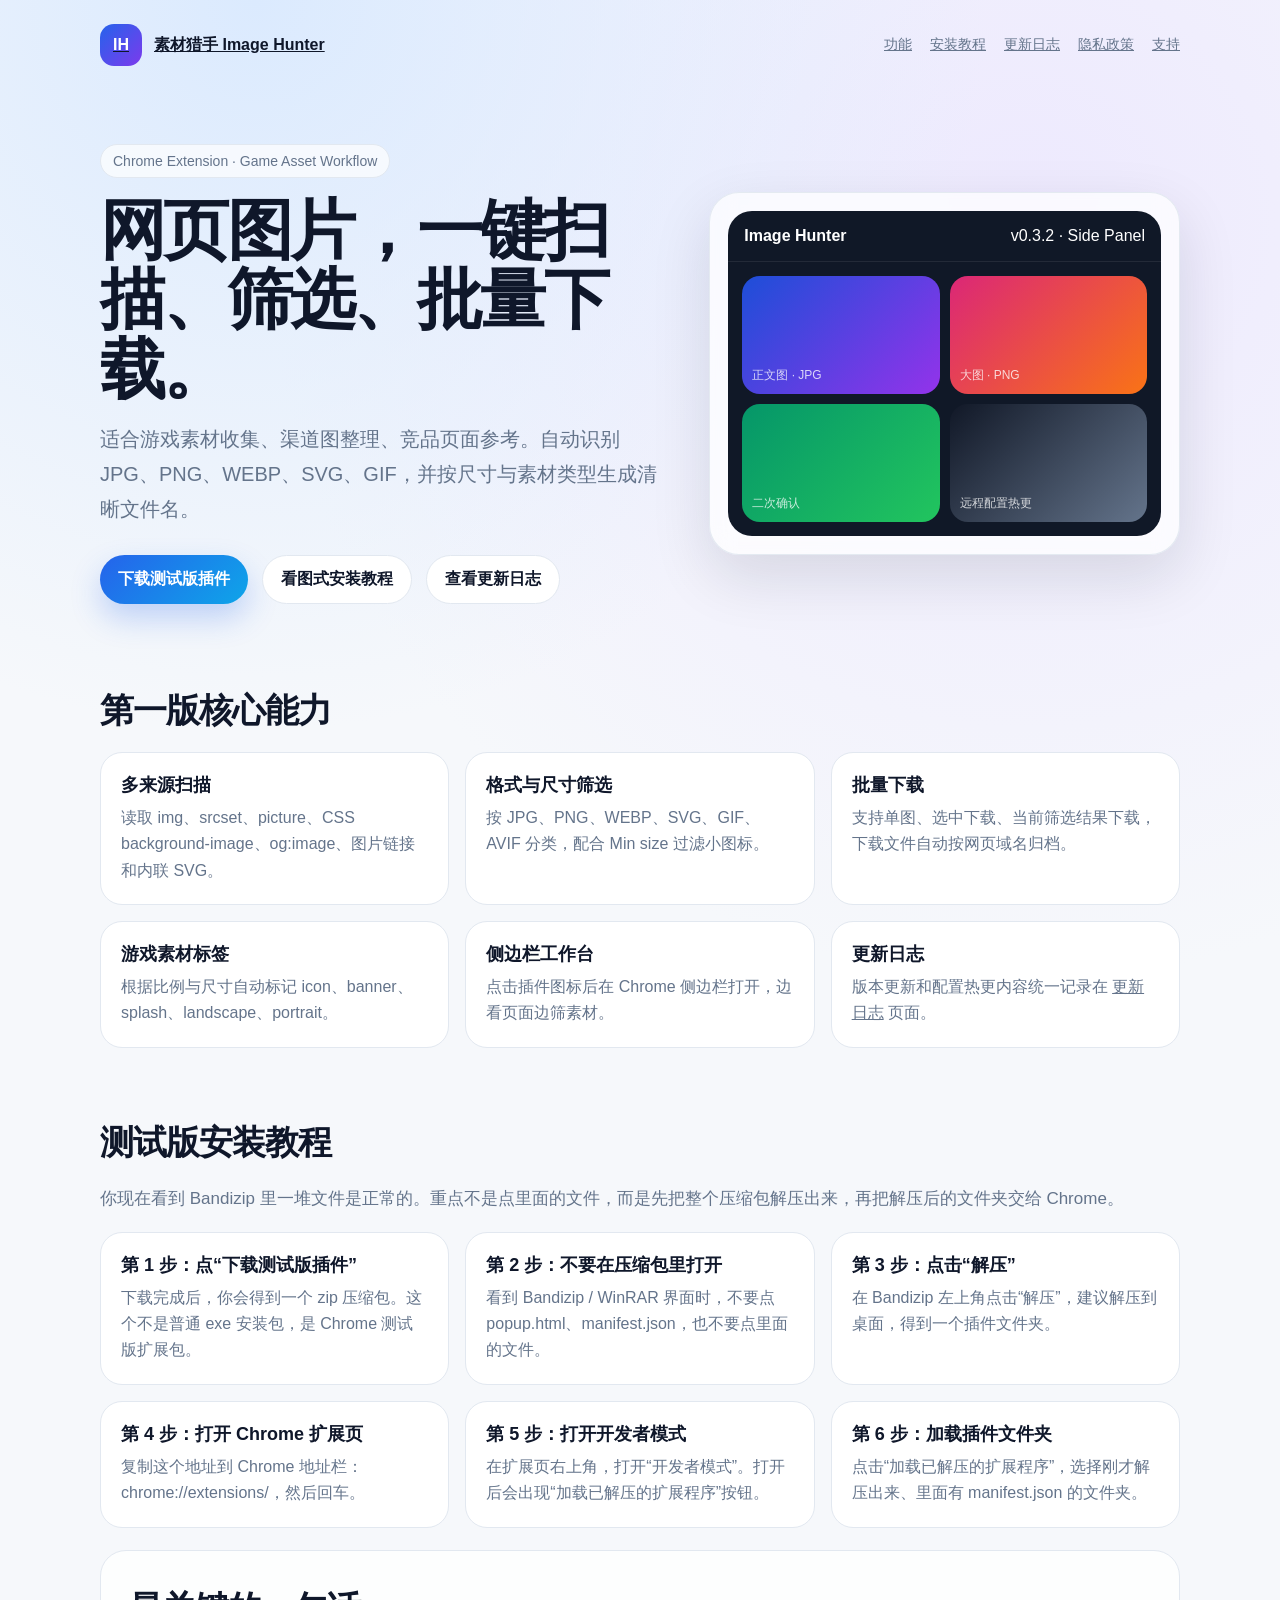
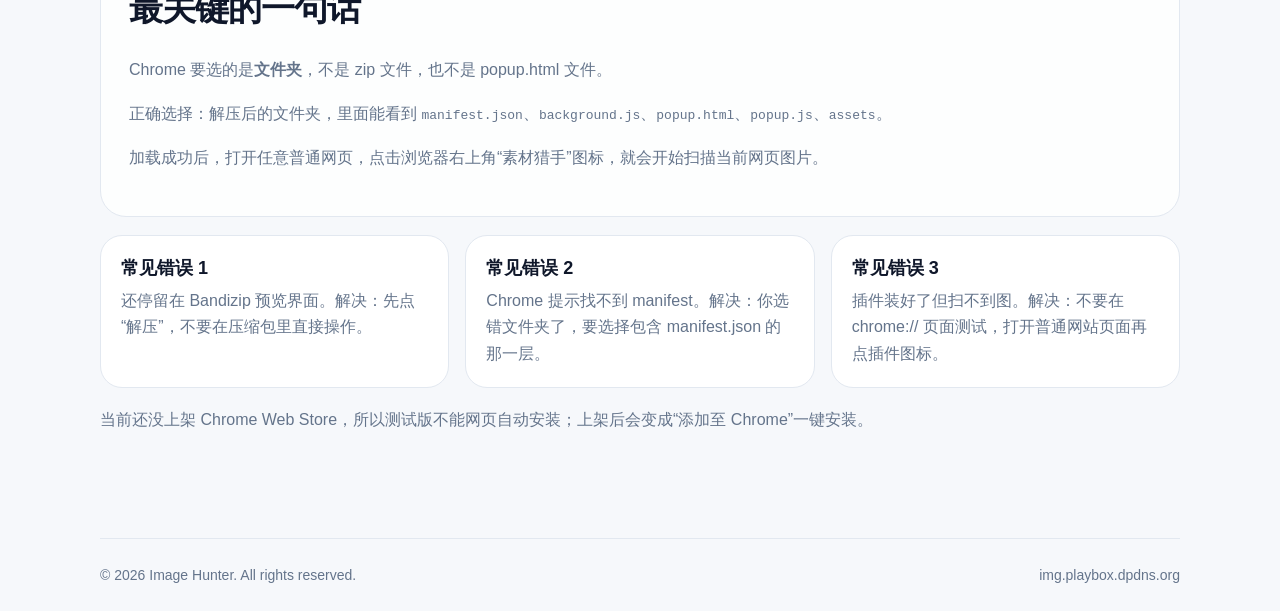
<file: index.html>
<!doctype html>
<html lang="zh-CN">
<head>
  <meta charset="utf-8" />
  <meta name="viewport" content="width=device-width, initial-scale=1" />
  <title>素材猎手 Image Hunter - 网页图片批量下载器</title>
  <meta name="description" content="素材猎手 Image Hunter，一键扫描网页图片，按格式、尺寸和素材类型筛选，批量下载并自动命名。" />
  <link rel="stylesheet" href="./assets/site.css" />
</head>
<body>
  <div class="wrap">
    <nav class="nav">
      <a class="logo" href="/" aria-label="素材猎手首页"><span class="logo-mark">IH</span><span>素材猎手 Image Hunter</span></a>
      <div class="nav-links">
        <a href="#features">功能</a>
        <a href="#install">安装教程</a>
        <a href="/changelog">更新日志</a>
        <a href="/privacy">隐私政策</a>
        <a href="/support">支持</a>
      </div>
    </nav>

    <section class="hero">
      <div>
        <span class="badge">Chrome Extension · Game Asset Workflow</span>
        <h1>网页图片，一键扫描、筛选、批量下载。</h1>
        <p class="lead">适合游戏素材收集、渠道图整理、竞品页面参考。自动识别 JPG、PNG、WEBP、SVG、GIF，并按尺寸与素材类型生成清晰文件名。</p>
        <div class="actions">
          <a class="btn primary" href="https://github.com/wangmiao033/img.playbox.dpdns.org/archive/refs/heads/plugin.zip">下载测试版插件</a>
          <a class="btn secondary" href="#install">看图式安装教程</a>
          <a class="btn secondary" href="/changelog">查看更新日志</a>
        </div>
      </div>
      <div class="product-card">
        <div class="mock" aria-hidden="true">
          <div class="mock-top"><strong>Image Hunter</strong><span>v0.3.2 · Side Panel</span></div>
          <div class="mock-grid">
            <div class="tile" data-size="正文图 · JPG"></div>
            <div class="tile" data-size="大图 · PNG"></div>
            <div class="tile" data-size="二次确认"></div>
            <div class="tile" data-size="远程配置热更"></div>
          </div>
        </div>
      </div>
    </section>

    <section id="features" class="section">
      <h2>第一版核心能力</h2>
      <div class="grid">
        <article class="card"><h3>多来源扫描</h3><p>读取 img、srcset、picture、CSS background-image、og:image、图片链接和内联 SVG。</p></article>
        <article class="card"><h3>格式与尺寸筛选</h3><p>按 JPG、PNG、WEBP、SVG、GIF、AVIF 分类，配合 Min size 过滤小图标。</p></article>
        <article class="card"><h3>批量下载</h3><p>支持单图、选中下载、当前筛选结果下载，下载文件自动按网页域名归档。</p></article>
        <article class="card"><h3>游戏素材标签</h3><p>根据比例与尺寸自动标记 icon、banner、splash、landscape、portrait。</p></article>
        <article class="card"><h3>侧边栏工作台</h3><p>点击插件图标后在 Chrome 侧边栏打开，边看页面边筛素材。</p></article>
        <article class="card"><h3>更新日志</h3><p>版本更新和配置热更内容统一记录在 <a href="/changelog">更新日志</a> 页面。</p></article>
      </div>
    </section>

    <section id="install" class="section">
      <h2>测试版安装教程</h2>
      <p class="lead" style="font-size:17px;margin-bottom:18px;">你现在看到 Bandizip 里一堆文件是正常的。重点不是点里面的文件，而是先把整个压缩包解压出来，再把解压后的文件夹交给 Chrome。</p>

      <div class="grid">
        <article class="card"><h3>第 1 步：点“下载测试版插件”</h3><p>下载完成后，你会得到一个 zip 压缩包。这个不是普通 exe 安装包，是 Chrome 测试版扩展包。</p></article>
        <article class="card"><h3>第 2 步：不要在压缩包里打开</h3><p>看到 Bandizip / WinRAR 界面时，不要点 popup.html、manifest.json，也不要点里面的文件。</p></article>
        <article class="card"><h3>第 3 步：点击“解压”</h3><p>在 Bandizip 左上角点击“解压”，建议解压到桌面，得到一个插件文件夹。</p></article>
        <article class="card"><h3>第 4 步：打开 Chrome 扩展页</h3><p>复制这个地址到 Chrome 地址栏：chrome://extensions/，然后回车。</p></article>
        <article class="card"><h3>第 5 步：打开开发者模式</h3><p>在扩展页右上角，打开“开发者模式”。打开后会出现“加载已解压的扩展程序”按钮。</p></article>
        <article class="card"><h3>第 6 步：加载插件文件夹</h3><p>点击“加载已解压的扩展程序”，选择刚才解压出来、里面有 manifest.json 的文件夹。</p></article>
      </div>

      <div class="doc" style="margin-top:22px;">
        <h2 style="margin-top:0;">最关键的一句话</h2>
        <p>Chrome 要选的是<strong>文件夹</strong>，不是 zip 文件，也不是 popup.html 文件。</p>
        <p>正确选择：解压后的文件夹，里面能看到 <code>manifest.json</code>、<code>background.js</code>、<code>popup.html</code>、<code>popup.js</code>、<code>assets</code>。</p>
        <p>加载成功后，打开任意普通网页，点击浏览器右上角“素材猎手”图标，就会开始扫描当前网页图片。</p>
      </div>

      <div class="grid" style="margin-top:18px;">
        <article class="card"><h3>常见错误 1</h3><p>还停留在 Bandizip 预览界面。解决：先点“解压”，不要在压缩包里直接操作。</p></article>
        <article class="card"><h3>常见错误 2</h3><p>Chrome 提示找不到 manifest。解决：你选错文件夹了，要选择包含 manifest.json 的那一层。</p></article>
        <article class="card"><h3>常见错误 3</h3><p>插件装好了但扫不到图。解决：不要在 chrome:// 页面测试，打开普通网站页面再点插件图标。</p></article>
      </div>

      <p class="lead" style="font-size:16px;margin-top:18px;">当前还没上架 Chrome Web Store，所以测试版不能网页自动安装；上架后会变成“添加至 Chrome”一键安装。</p>
    </section>

    <footer class="footer">
      <span>© 2026 Image Hunter. All rights reserved.</span>
      <span>img.playbox.dpdns.org</span>
    </footer>
  </div>
</body>
</html>
</file>
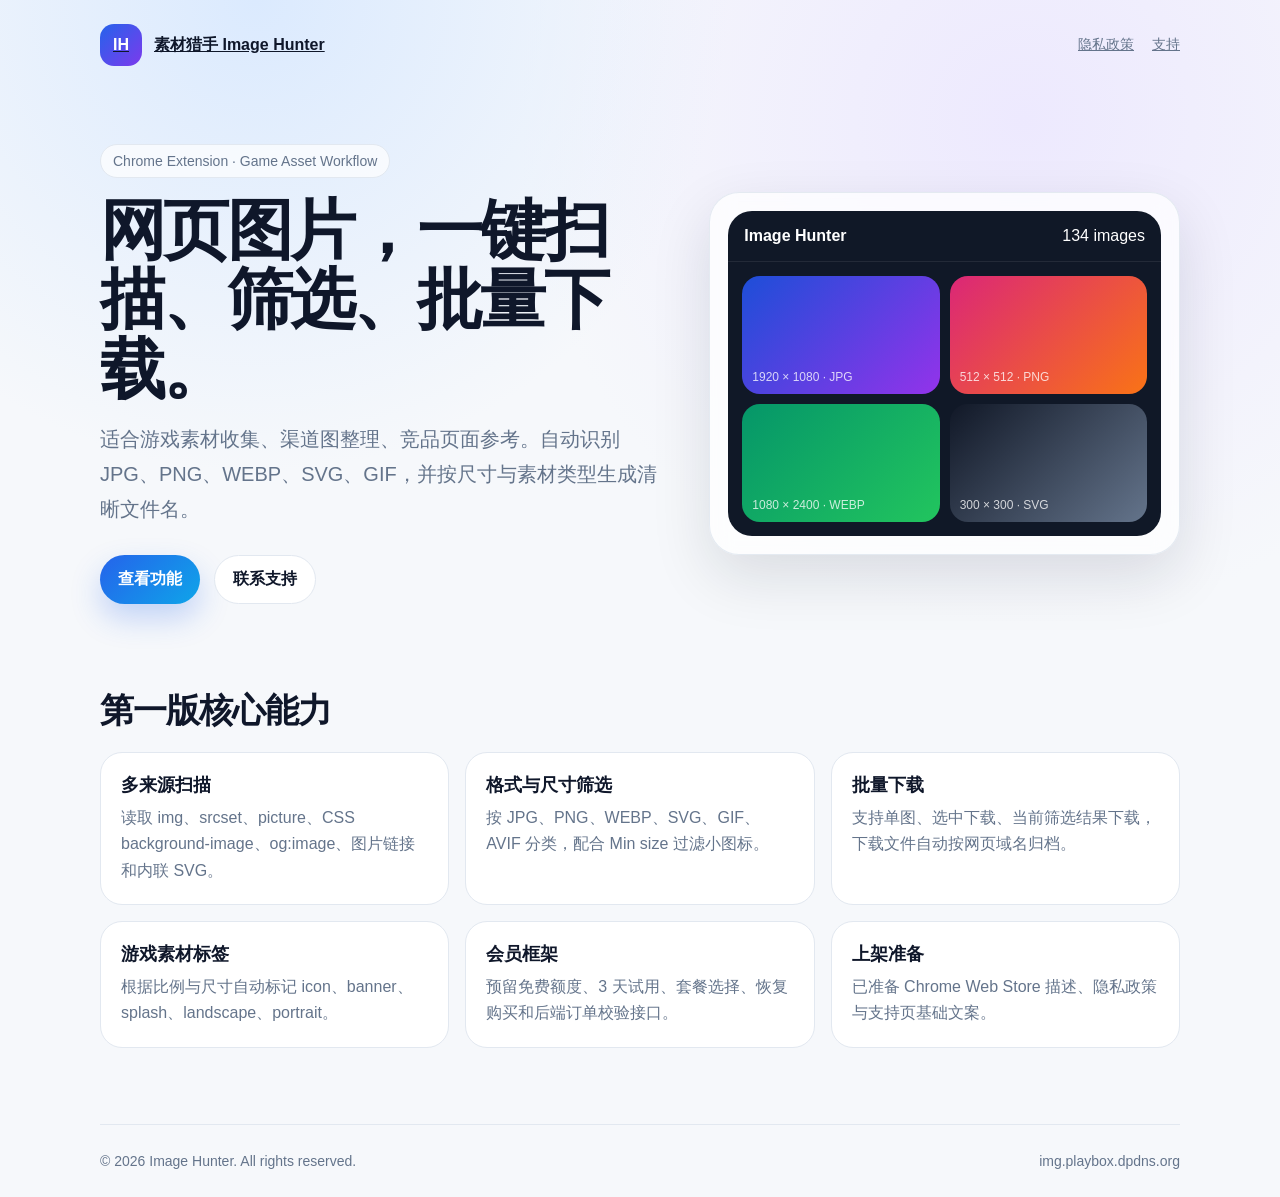
<file: site/index.html>
<!doctype html>
<html lang="zh-CN">
<head>
  <meta charset="utf-8" />
  <meta name="viewport" content="width=device-width, initial-scale=1" />
  <title>素材猎手 Image Hunter - 网页图片批量下载器</title>
  <meta name="description" content="素材猎手 Image Hunter，一键扫描网页图片，按格式、尺寸和素材类型筛选，批量下载并自动命名。" />
  <link rel="stylesheet" href="./assets/site.css" />
</head>
<body>
  <div class="wrap">
    <nav class="nav">
      <a class="logo" href="/" aria-label="素材猎手首页"><span class="logo-mark">IH</span><span>素材猎手 Image Hunter</span></a>
      <div class="nav-links">
        <a href="/privacy">隐私政策</a>
        <a href="/support">支持</a>
      </div>
    </nav>

    <section class="hero">
      <div>
        <span class="badge">Chrome Extension · Game Asset Workflow</span>
        <h1>网页图片，一键扫描、筛选、批量下载。</h1>
        <p class="lead">适合游戏素材收集、渠道图整理、竞品页面参考。自动识别 JPG、PNG、WEBP、SVG、GIF，并按尺寸与素材类型生成清晰文件名。</p>
        <div class="actions">
          <a class="btn primary" href="#features">查看功能</a>
          <a class="btn secondary" href="/support">联系支持</a>
        </div>
      </div>
      <div class="product-card">
        <div class="mock" aria-hidden="true">
          <div class="mock-top"><strong>Image Hunter</strong><span>134 images</span></div>
          <div class="mock-grid">
            <div class="tile" data-size="1920 × 1080 · JPG"></div>
            <div class="tile" data-size="512 × 512 · PNG"></div>
            <div class="tile" data-size="1080 × 2400 · WEBP"></div>
            <div class="tile" data-size="300 × 300 · SVG"></div>
          </div>
        </div>
      </div>
    </section>

    <section id="features" class="section">
      <h2>第一版核心能力</h2>
      <div class="grid">
        <article class="card"><h3>多来源扫描</h3><p>读取 img、srcset、picture、CSS background-image、og:image、图片链接和内联 SVG。</p></article>
        <article class="card"><h3>格式与尺寸筛选</h3><p>按 JPG、PNG、WEBP、SVG、GIF、AVIF 分类，配合 Min size 过滤小图标。</p></article>
        <article class="card"><h3>批量下载</h3><p>支持单图、选中下载、当前筛选结果下载，下载文件自动按网页域名归档。</p></article>
        <article class="card"><h3>游戏素材标签</h3><p>根据比例与尺寸自动标记 icon、banner、splash、landscape、portrait。</p></article>
        <article class="card"><h3>会员框架</h3><p>预留免费额度、3 天试用、套餐选择、恢复购买和后端订单校验接口。</p></article>
        <article class="card"><h3>上架准备</h3><p>已准备 Chrome Web Store 描述、隐私政策与支持页基础文案。</p></article>
      </div>
    </section>

    <footer class="footer">
      <span>© 2026 Image Hunter. All rights reserved.</span>
      <span>img.playbox.dpdns.org</span>
    </footer>
  </div>
</body>
</html>
</file>
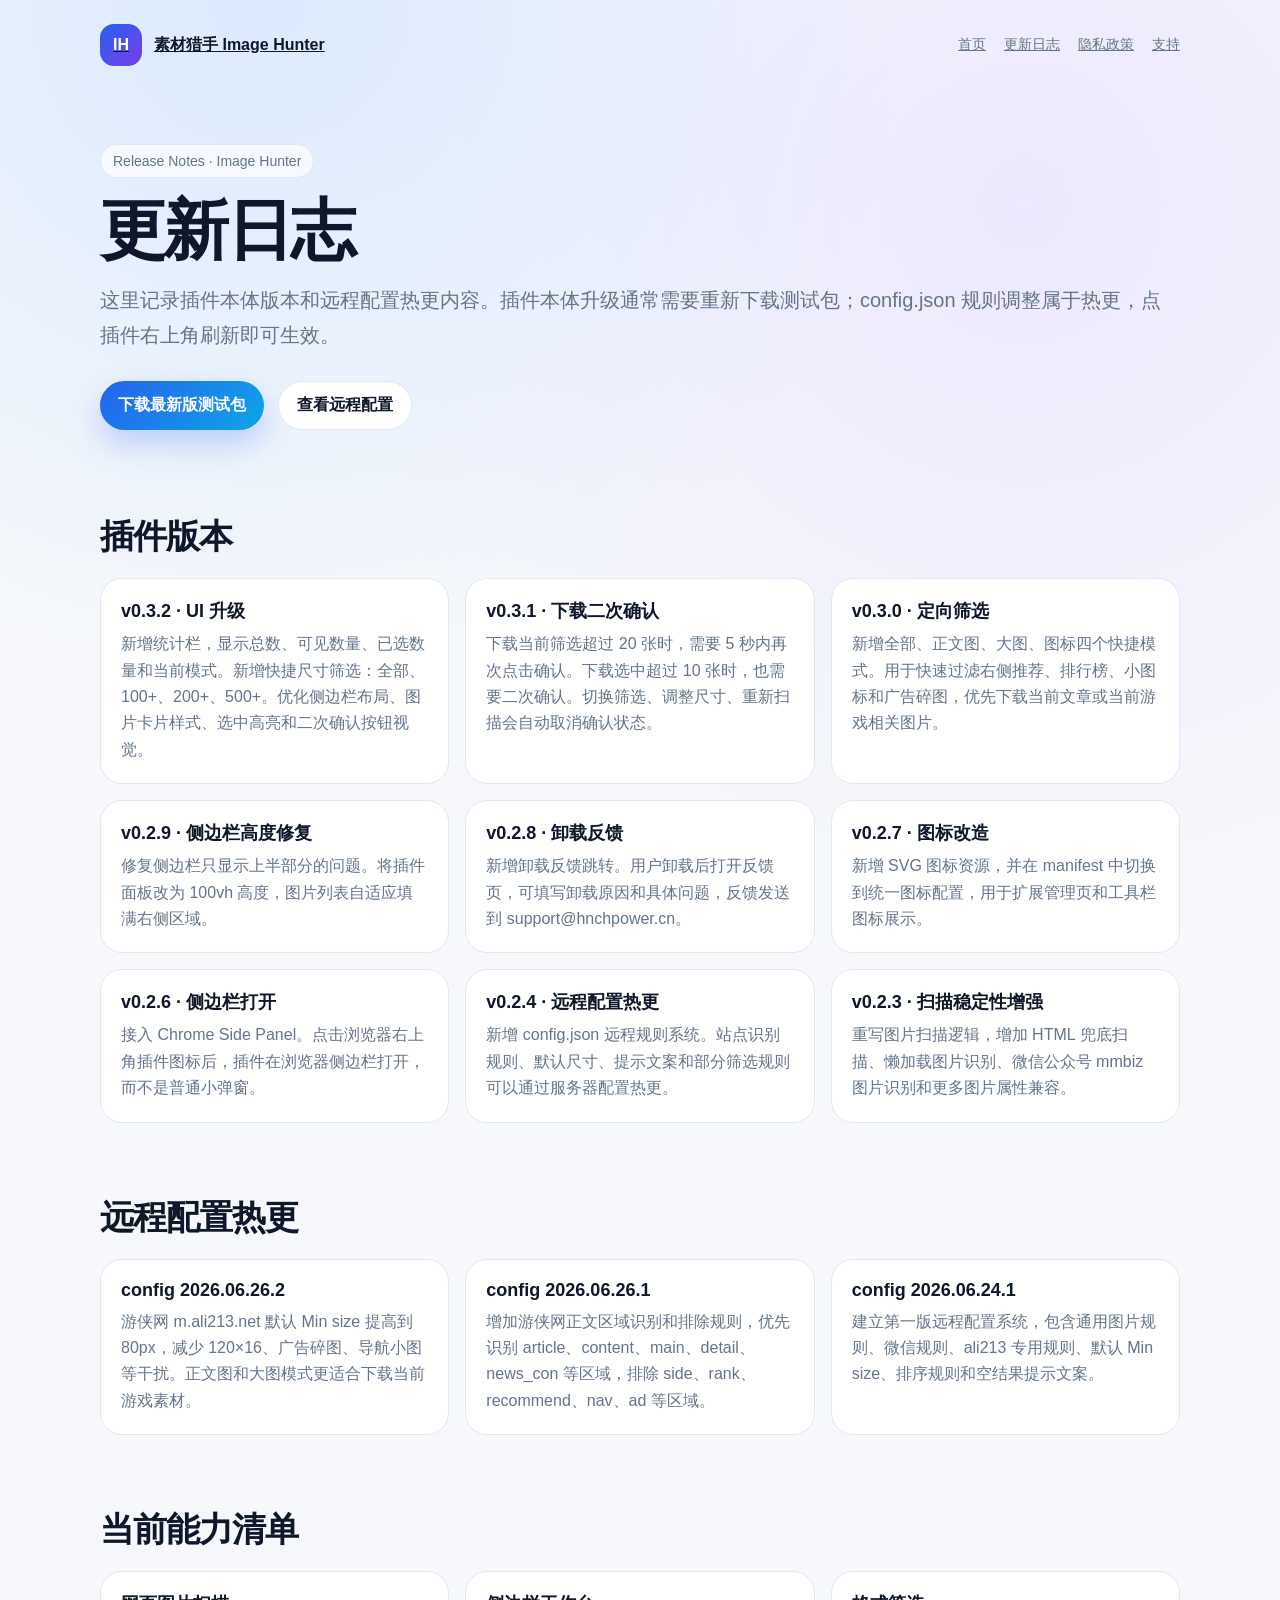
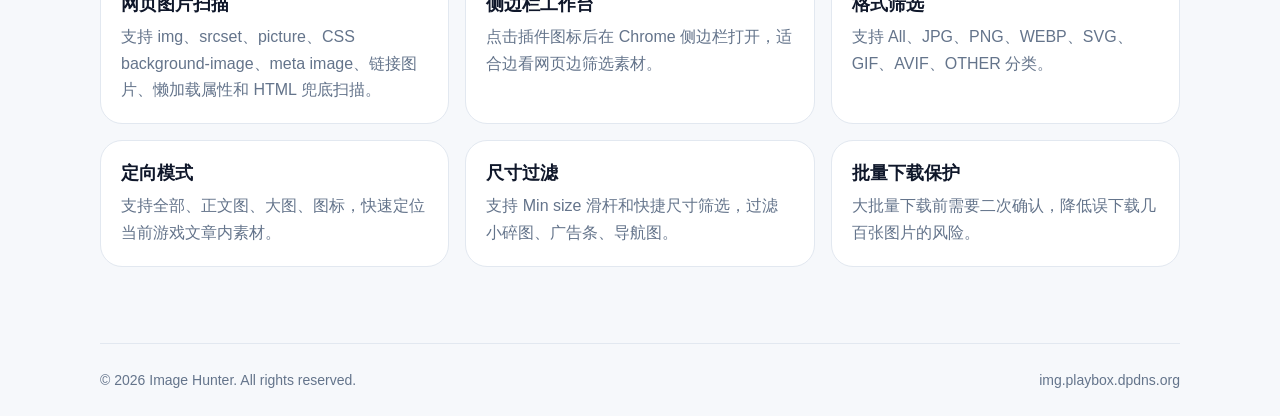
<file: changelog.html>
<!doctype html>
<html lang="zh-CN">
<head>
  <meta charset="utf-8" />
  <meta name="viewport" content="width=device-width, initial-scale=1" />
  <title>更新日志 - 素材猎手 Image Hunter</title>
  <meta name="description" content="素材猎手 Image Hunter 更新日志，记录每个版本的功能、修复和配置热更内容。" />
  <link rel="stylesheet" href="./assets/site.css" />
</head>
<body>
  <div class="wrap">
    <nav class="nav">
      <a class="logo" href="/" aria-label="素材猎手首页"><span class="logo-mark">IH</span><span>素材猎手 Image Hunter</span></a>
      <div class="nav-links">
        <a href="/">首页</a>
        <a href="/changelog">更新日志</a>
        <a href="/privacy">隐私政策</a>
        <a href="/support">支持</a>
      </div>
    </nav>

    <section class="hero" style="grid-template-columns:1fr;">
      <div>
        <span class="badge">Release Notes · Image Hunter</span>
        <h1>更新日志</h1>
        <p class="lead">这里记录插件本体版本和远程配置热更内容。插件本体升级通常需要重新下载测试包；config.json 规则调整属于热更，点插件右上角刷新即可生效。</p>
        <div class="actions">
          <a class="btn primary" href="https://github.com/wangmiao033/img.playbox.dpdns.org/archive/refs/heads/plugin.zip">下载最新版测试包</a>
          <a class="btn secondary" href="/config.json" target="_blank" rel="noreferrer">查看远程配置</a>
        </div>
      </div>
    </section>

    <section class="section">
      <h2>插件版本</h2>
      <div class="grid">
        <article class="card">
          <h3>v0.3.2 · UI 升级</h3>
          <p>新增统计栏，显示总数、可见数量、已选数量和当前模式。新增快捷尺寸筛选：全部、100+、200+、500+。优化侧边栏布局、图片卡片样式、选中高亮和二次确认按钮视觉。</p>
        </article>
        <article class="card">
          <h3>v0.3.1 · 下载二次确认</h3>
          <p>下载当前筛选超过 20 张时，需要 5 秒内再次点击确认。下载选中超过 10 张时，也需要二次确认。切换筛选、调整尺寸、重新扫描会自动取消确认状态。</p>
        </article>
        <article class="card">
          <h3>v0.3.0 · 定向筛选</h3>
          <p>新增全部、正文图、大图、图标四个快捷模式。用于快速过滤右侧推荐、排行榜、小图标和广告碎图，优先下载当前文章或当前游戏相关图片。</p>
        </article>
        <article class="card">
          <h3>v0.2.9 · 侧边栏高度修复</h3>
          <p>修复侧边栏只显示上半部分的问题。将插件面板改为 100vh 高度，图片列表自适应填满右侧区域。</p>
        </article>
        <article class="card">
          <h3>v0.2.8 · 卸载反馈</h3>
          <p>新增卸载反馈跳转。用户卸载后打开反馈页，可填写卸载原因和具体问题，反馈发送到 support@hnchpower.cn。</p>
        </article>
        <article class="card">
          <h3>v0.2.7 · 图标改造</h3>
          <p>新增 SVG 图标资源，并在 manifest 中切换到统一图标配置，用于扩展管理页和工具栏图标展示。</p>
        </article>
        <article class="card">
          <h3>v0.2.6 · 侧边栏打开</h3>
          <p>接入 Chrome Side Panel。点击浏览器右上角插件图标后，插件在浏览器侧边栏打开，而不是普通小弹窗。</p>
        </article>
        <article class="card">
          <h3>v0.2.4 · 远程配置热更</h3>
          <p>新增 config.json 远程规则系统。站点识别规则、默认尺寸、提示文案和部分筛选规则可以通过服务器配置热更。</p>
        </article>
        <article class="card">
          <h3>v0.2.3 · 扫描稳定性增强</h3>
          <p>重写图片扫描逻辑，增加 HTML 兜底扫描、懒加载图片识别、微信公众号 mmbiz 图片识别和更多图片属性兼容。</p>
        </article>
      </div>
    </section>

    <section class="section">
      <h2>远程配置热更</h2>
      <div class="grid">
        <article class="card">
          <h3>config 2026.06.26.2</h3>
          <p>游侠网 m.ali213.net 默认 Min size 提高到 80px，减少 120×16、广告碎图、导航小图等干扰。正文图和大图模式更适合下载当前游戏素材。</p>
        </article>
        <article class="card">
          <h3>config 2026.06.26.1</h3>
          <p>增加游侠网正文区域识别和排除规则，优先识别 article、content、main、detail、news_con 等区域，排除 side、rank、recommend、nav、ad 等区域。</p>
        </article>
        <article class="card">
          <h3>config 2026.06.24.1</h3>
          <p>建立第一版远程配置系统，包含通用图片规则、微信规则、ali213 专用规则、默认 Min size、排序规则和空结果提示文案。</p>
        </article>
      </div>
    </section>

    <section class="section">
      <h2>当前能力清单</h2>
      <div class="grid">
        <article class="card"><h3>网页图片扫描</h3><p>支持 img、srcset、picture、CSS background-image、meta image、链接图片、懒加载属性和 HTML 兜底扫描。</p></article>
        <article class="card"><h3>侧边栏工作台</h3><p>点击插件图标后在 Chrome 侧边栏打开，适合边看网页边筛选素材。</p></article>
        <article class="card"><h3>格式筛选</h3><p>支持 All、JPG、PNG、WEBP、SVG、GIF、AVIF、OTHER 分类。</p></article>
        <article class="card"><h3>定向模式</h3><p>支持全部、正文图、大图、图标，快速定位当前游戏文章内素材。</p></article>
        <article class="card"><h3>尺寸过滤</h3><p>支持 Min size 滑杆和快捷尺寸筛选，过滤小碎图、广告条、导航图。</p></article>
        <article class="card"><h3>批量下载保护</h3><p>大批量下载前需要二次确认，降低误下载几百张图片的风险。</p></article>
      </div>
    </section>

    <footer class="footer">
      <span>© 2026 Image Hunter. All rights reserved.</span>
      <span>img.playbox.dpdns.org</span>
    </footer>
  </div>
</body>
</html>
</file>
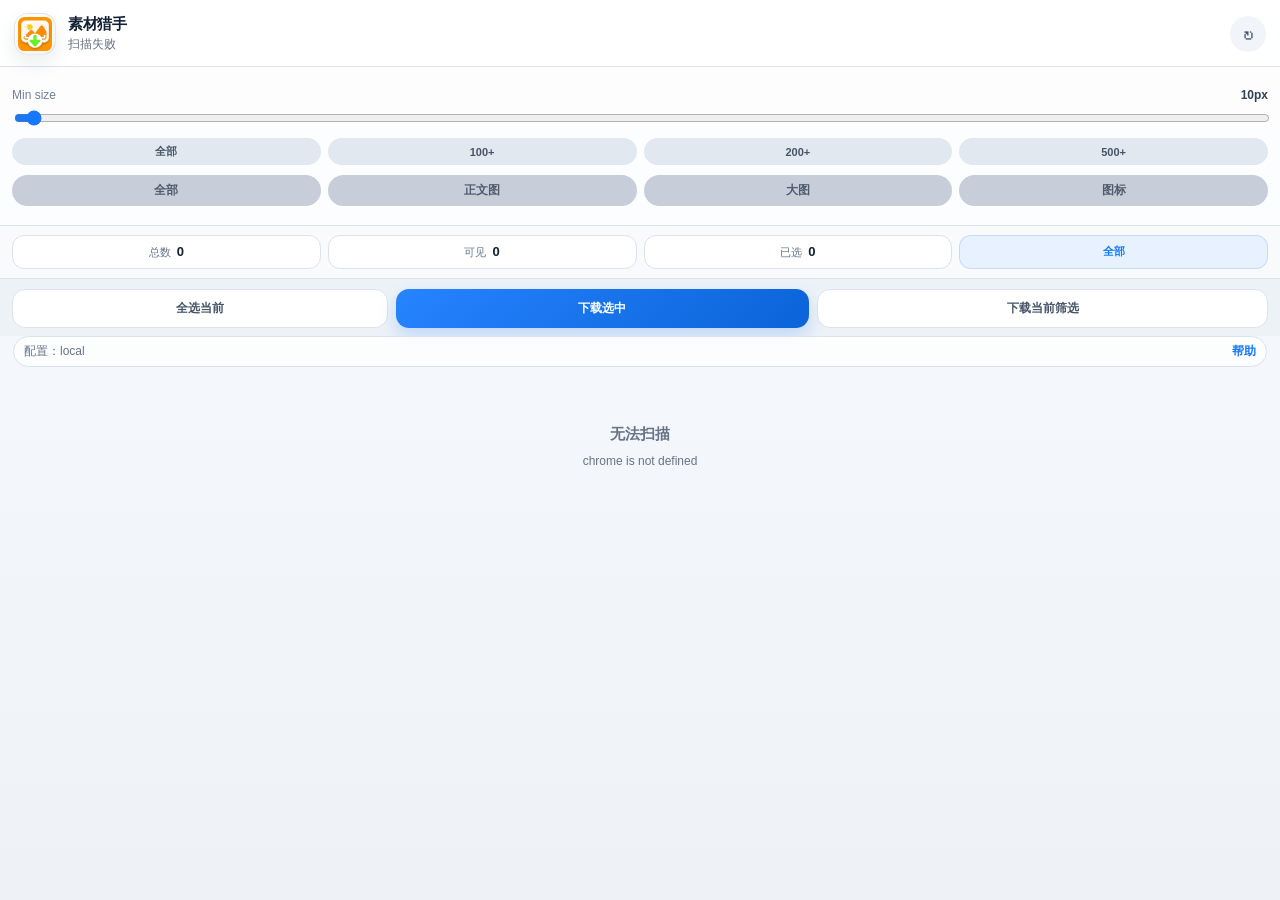
<file: popup.html>
<!doctype html>
<html lang="zh-CN">
  <head>
    <meta charset="utf-8" />
    <meta name="viewport" content="width=device-width, initial-scale=1" />
    <title>素材猎手</title>
    <link rel="stylesheet" href="popup.css" />
  </head>
  <body>
    <main class="app">
      <header class="topbar">
        <div class="brand-mark" aria-hidden="true">
          <img src="assets/icon.svg" alt="" />
        </div>
        <div class="brand-text">
          <h1>素材猎手</h1>
          <p id="pageStatus">正在扫描当前网页…</p>
        </div>
        <button id="refreshBtn" class="icon-btn" title="重新扫描" type="button">↻</button>
      </header>

      <section class="filter-panel">
        <div id="formatTabs" class="tabs" aria-label="图片格式筛选"></div>
        <div class="size-row">
          <div class="size-label">
            <span>Min size</span>
            <strong id="minSizeValue">10px</strong>
          </div>
          <input id="minSize" type="range" min="0" max="1000" step="10" value="10" />
          <div class="size-presets" aria-label="尺寸快捷筛选">
            <button type="button" data-size="0">全部</button>
            <button type="button" data-size="100">100+</button>
            <button type="button" data-size="200">200+</button>
            <button type="button" data-size="500">500+</button>
          </div>
        </div>
      </section>

      <section id="statsBar" class="stats-bar" aria-label="筛选统计">
        <span>总数 <b id="totalCount">0</b></span>
        <span>可见 <b id="visibleCount">0</b></span>
        <span>已选 <b id="selectedCount">0</b></span>
        <span id="modeName">全部</span>
      </section>

      <section class="action-row">
        <button id="selectVisibleBtn" class="soft-btn" type="button">全选当前</button>
        <button id="downloadSelectedBtn" class="primary-btn" type="button">下载选中</button>
        <button id="downloadVisibleBtn" class="soft-btn" type="button">下载当前筛选</button>
      </section>

      <section id="usageBar" class="usage-bar"></section>
      <section id="grid" class="grid" aria-live="polite"></section>
    </main>

    <div id="paywall" class="modal hidden" role="dialog" aria-modal="true" aria-labelledby="paywallTitle">
      <div class="modal-card">
        <button id="closePaywallBtn" class="close-btn" aria-label="关闭" type="button">×</button>
        <h2 id="paywallTitle">解锁批量下载</h2>
        <p class="trial-pill">本地演示：3 天试用 · 可接 Stripe / Paddle</p>

        <div class="plans" role="radiogroup" aria-label="套餐选择">
          <label class="plan"><input type="radio" name="plan" value="monthly" /><span>Monthly</span><strong>$ 2.99 <em>/ month</em></strong></label>
          <label class="plan active"><input type="radio" name="plan" value="yearly" checked /><span>Yearly <b>Best</b></span><strong>$ 14.99 <em>/ year</em></strong></label>
          <label class="plan"><input type="radio" name="plan" value="lifetime" /><span>Lifetime</span><strong>$ 29.99 <em>/ lifetime</em></strong></label>
        </div>

        <button id="startTrialBtn" class="trial-btn" type="button">Start 3-Day Free Trial</button>
        <p class="pay-note">当前版本为产品原型，按钮会在本机开启试用。正式版需要接支付与账号系统。</p>
        <div class="modal-links">
          <button id="restoreBtn" type="button">Restore Purchases</button>
          <span>·</span>
          <a id="supportLink" href="https://img.playbox.dpdns.org/support" target="_blank" rel="noreferrer">Contact Support</a>
        </div>
      </div>
    </div>

    <div id="toast" class="toast hidden" role="status"></div>
    <script src="config.js"></script>
    <script src="popup.js"></script>
    <script>
      (() => {
        const $ = (id) => document.getElementById(id);
        const grid = $("grid");
        const minSize = $("minSize");
        const minSizeValue = $("minSizeValue");
        const totalCount = $("totalCount");
        const visibleCount = $("visibleCount");
        const selectedCount = $("selectedCount");
        const modeName = $("modeName");
        const pageStatus = $("pageStatus");
        const modeMap = { all: "全部", content: "正文图", big: "大图", icon: "图标" };

        function updateStats() {
          const statusText = pageStatus ? pageStatus.textContent : "";
          const totalMatch = statusText.match(/(\d+)\s*images/);
          if (totalCount) totalCount.textContent = totalMatch ? totalMatch[1] : String(document.querySelectorAll(".card").length || 0);
          if (visibleCount) visibleCount.textContent = String(document.querySelectorAll(".card").length || 0);
          if (selectedCount) selectedCount.textContent = String(document.querySelectorAll(".card.selected").length || 0);
          const active = document.querySelector(".quick-filter-btn.active");
          if (modeName) modeName.textContent = active ? (modeMap[active.dataset.mode] || active.textContent) : "全部";
          document.querySelectorAll(".size-presets button").forEach((btn) => {
            btn.classList.toggle("active", Number(btn.dataset.size) === Number(minSize && minSize.value || 0));
          });
        }

        document.querySelectorAll(".size-presets button").forEach((btn) => {
          btn.addEventListener("click", () => {
            if (!minSize) return;
            minSize.value = btn.dataset.size;
            if (minSizeValue) minSizeValue.textContent = `${btn.dataset.size}px`;
            minSize.dispatchEvent(new Event("input", { bubbles: true }));
            setTimeout(updateStats, 80);
          });
        });

        if (grid) new MutationObserver(() => setTimeout(updateStats, 30)).observe(grid, { childList: true, subtree: true, attributes: true, attributeFilter: ["class"] });
        if (pageStatus) new MutationObserver(updateStats).observe(pageStatus, { childList: true, subtree: true, characterData: true });
        document.addEventListener("click", () => setTimeout(updateStats, 80));
        updateStats();
      })();
    </script>
  </body>
</html>
</file>
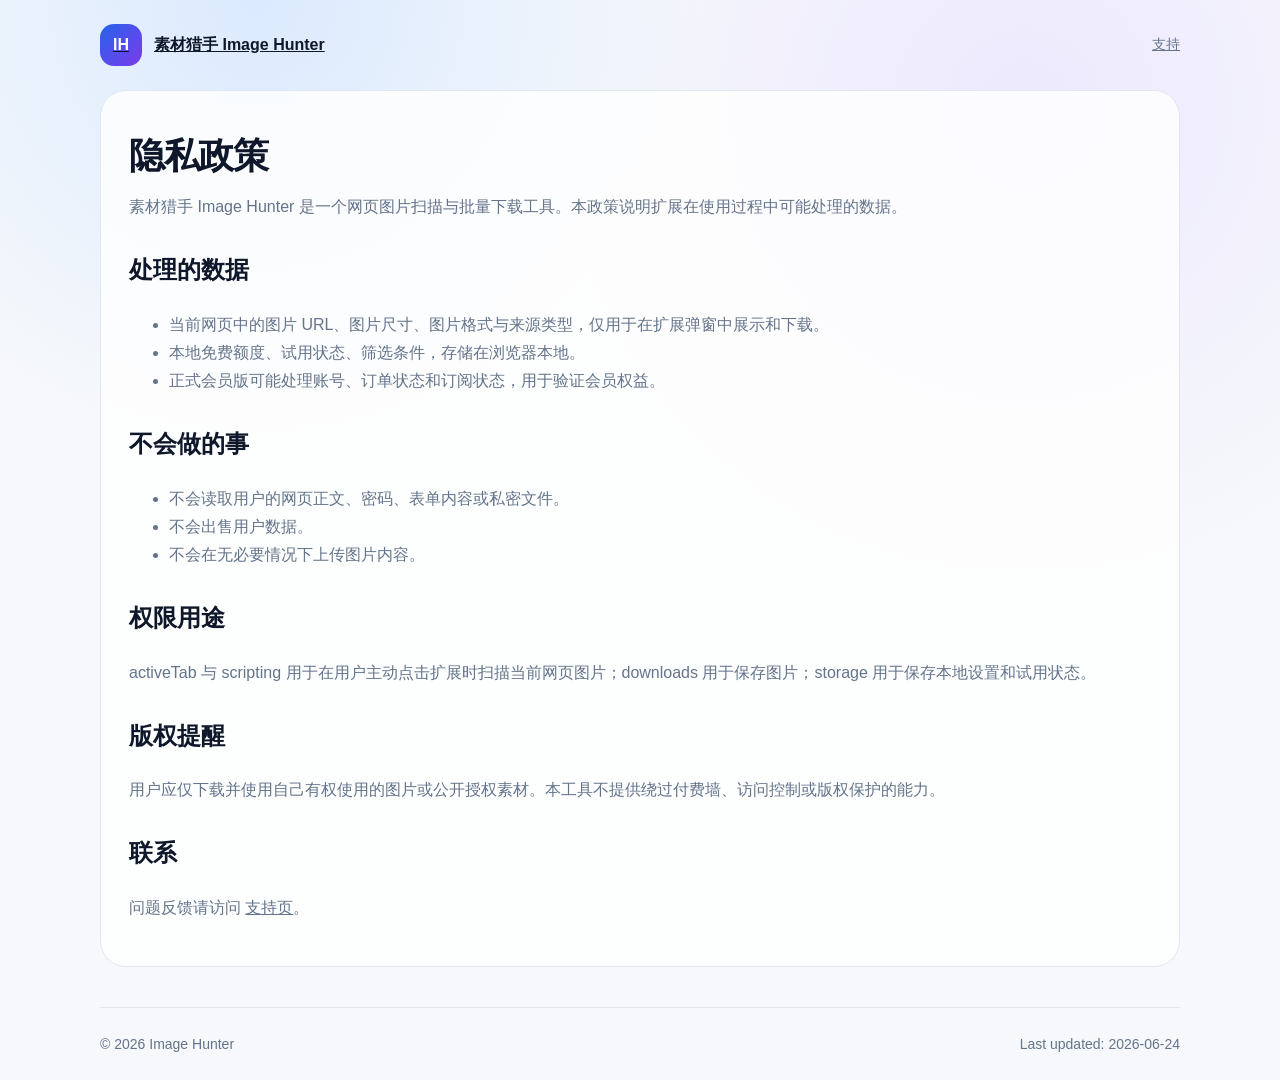
<file: privacy.html>
<!doctype html>
<html lang="zh-CN">
<head>
  <meta charset="utf-8" />
  <meta name="viewport" content="width=device-width, initial-scale=1" />
  <title>隐私政策 - 素材猎手 Image Hunter</title>
  <link rel="stylesheet" href="./assets/site.css" />
</head>
<body>
  <div class="wrap">
    <nav class="nav">
      <a class="logo" href="/"><span class="logo-mark">IH</span><span>素材猎手 Image Hunter</span></a>
      <div class="nav-links"><a href="/support">支持</a></div>
    </nav>
    <main class="doc">
      <h1>隐私政策</h1>
      <p>素材猎手 Image Hunter 是一个网页图片扫描与批量下载工具。本政策说明扩展在使用过程中可能处理的数据。</p>
      <h2>处理的数据</h2>
      <ul>
        <li>当前网页中的图片 URL、图片尺寸、图片格式与来源类型，仅用于在扩展弹窗中展示和下载。</li>
        <li>本地免费额度、试用状态、筛选条件，存储在浏览器本地。</li>
        <li>正式会员版可能处理账号、订单状态和订阅状态，用于验证会员权益。</li>
      </ul>
      <h2>不会做的事</h2>
      <ul>
        <li>不会读取用户的网页正文、密码、表单内容或私密文件。</li>
        <li>不会出售用户数据。</li>
        <li>不会在无必要情况下上传图片内容。</li>
      </ul>
      <h2>权限用途</h2>
      <p>activeTab 与 scripting 用于在用户主动点击扩展时扫描当前网页图片；downloads 用于保存图片；storage 用于保存本地设置和试用状态。</p>
      <h2>版权提醒</h2>
      <p>用户应仅下载并使用自己有权使用的图片或公开授权素材。本工具不提供绕过付费墙、访问控制或版权保护的能力。</p>
      <h2>联系</h2>
      <p>问题反馈请访问 <a href="/support">支持页</a>。</p>
    </main>
    <footer class="footer"><span>© 2026 Image Hunter</span><span>Last updated: 2026-06-24</span></footer>
  </div>
</body>
</html>
</file>
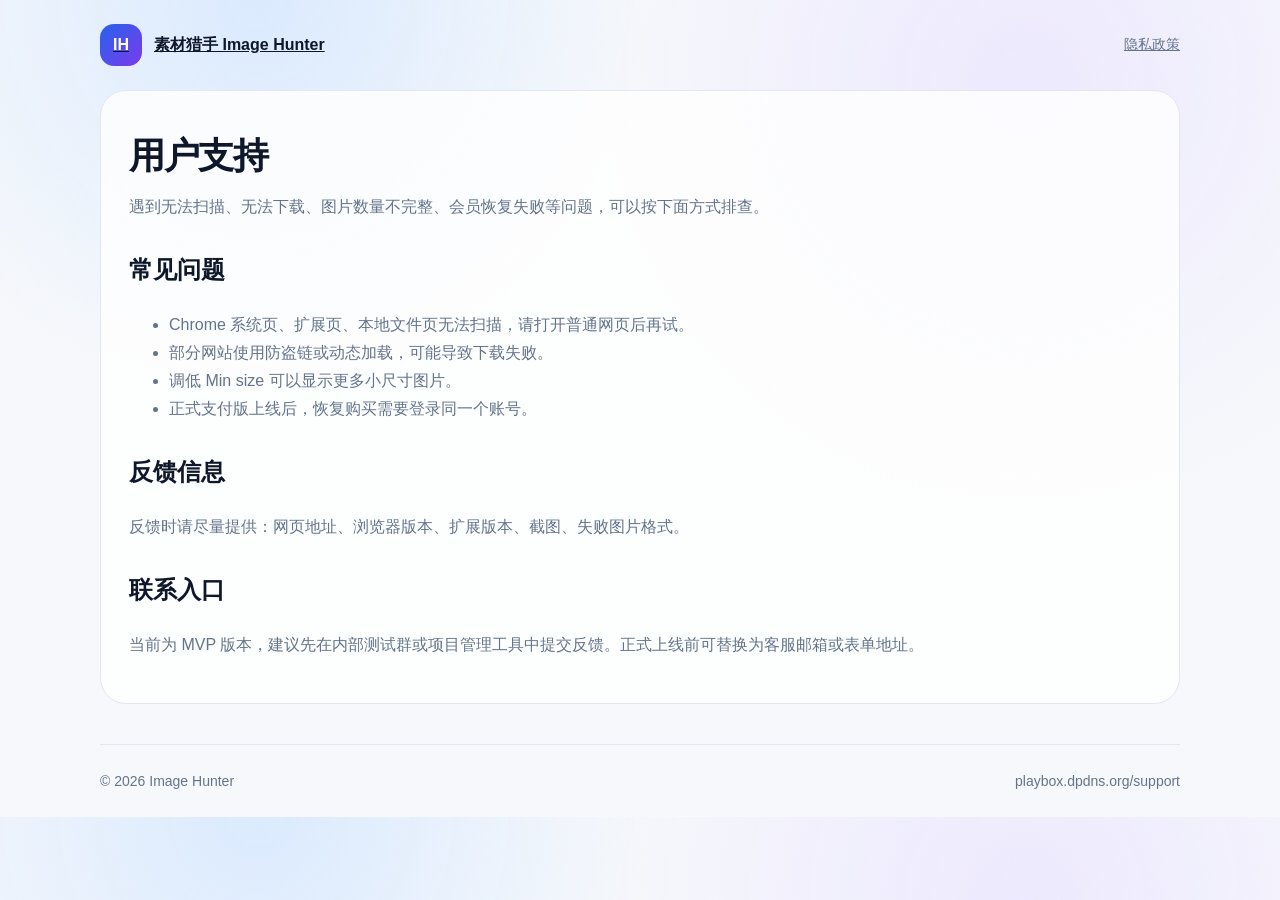
<file: support.html>
<!doctype html>
<html lang="zh-CN">
<head>
  <meta charset="utf-8" />
  <meta name="viewport" content="width=device-width, initial-scale=1" />
  <title>支持 - 素材猎手 Image Hunter</title>
  <link rel="stylesheet" href="./assets/site.css" />
</head>
<body>
  <div class="wrap">
    <nav class="nav">
      <a class="logo" href="/"><span class="logo-mark">IH</span><span>素材猎手 Image Hunter</span></a>
      <div class="nav-links"><a href="/privacy">隐私政策</a></div>
    </nav>
    <main class="doc">
      <h1>用户支持</h1>
      <p>遇到无法扫描、无法下载、图片数量不完整、会员恢复失败等问题，可以按下面方式排查。</p>
      <h2>常见问题</h2>
      <ul>
        <li>Chrome 系统页、扩展页、本地文件页无法扫描，请打开普通网页后再试。</li>
        <li>部分网站使用防盗链或动态加载，可能导致下载失败。</li>
        <li>调低 Min size 可以显示更多小尺寸图片。</li>
        <li>正式支付版上线后，恢复购买需要登录同一个账号。</li>
      </ul>
      <h2>反馈信息</h2>
      <p>反馈时请尽量提供：网页地址、浏览器版本、扩展版本、截图、失败图片格式。</p>
      <h2>联系入口</h2>
      <p>当前为 MVP 版本，建议先在内部测试群或项目管理工具中提交反馈。正式上线前可替换为客服邮箱或表单地址。</p>
    </main>
    <footer class="footer"><span>© 2026 Image Hunter</span><span>playbox.dpdns.org/support</span></footer>
  </div>
</body>
</html>
</file>
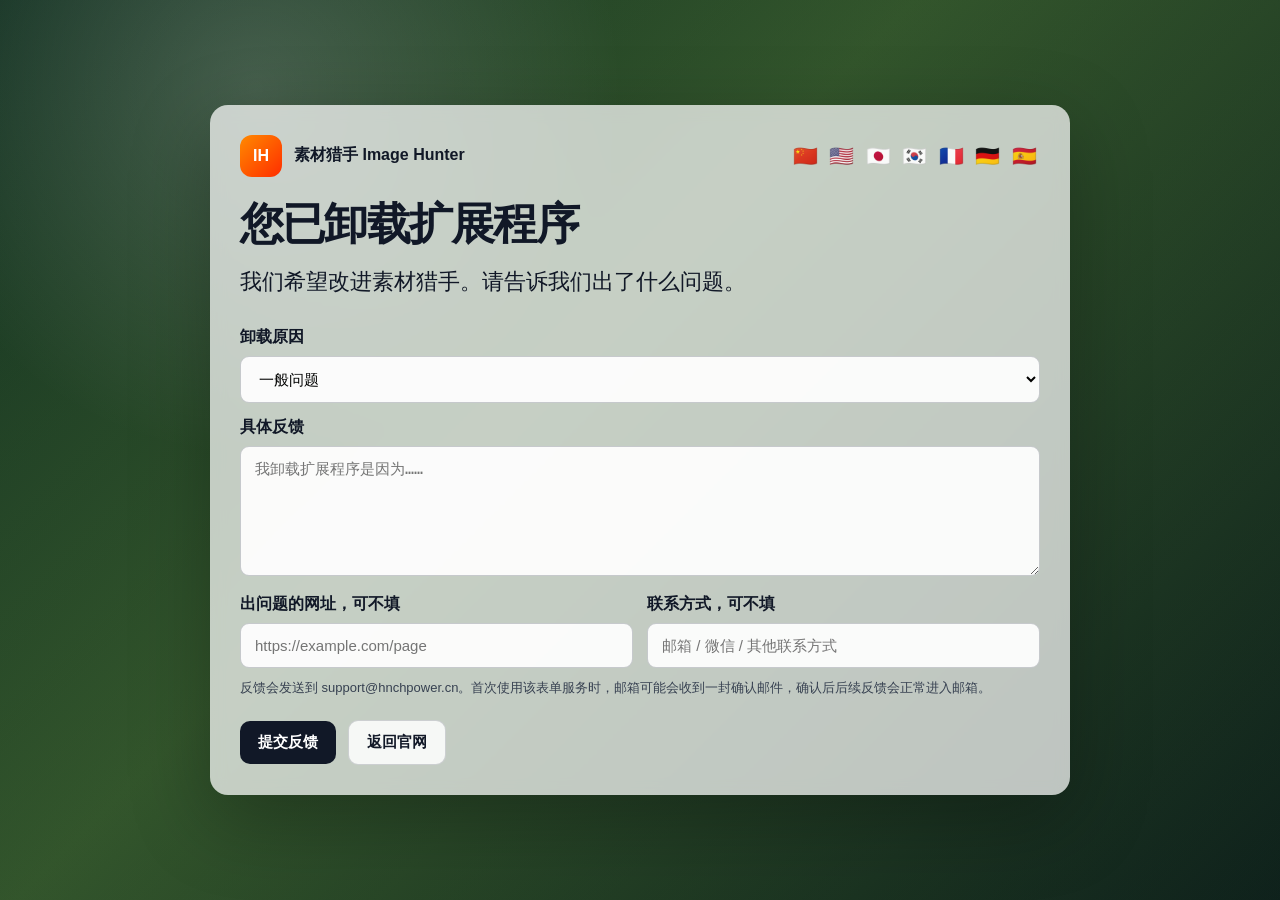
<file: uninstall.html>
<!doctype html>
<html lang="zh-CN">
<head>
  <meta charset="utf-8" />
  <meta name="viewport" content="width=device-width, initial-scale=1" />
  <meta name="robots" content="noindex,nofollow" />
  <title>卸载反馈 - 素材猎手 Image Hunter</title>
  <style>
    * { box-sizing: border-box; }
    body {
      margin: 0;
      min-height: 100vh;
      font-family: -apple-system, BlinkMacSystemFont, "Segoe UI", "PingFang SC", "Microsoft YaHei", Arial, sans-serif;
      color: #111827;
      background:
        linear-gradient(rgba(8, 19, 36, .24), rgba(8, 19, 36, .24)),
        radial-gradient(circle at 20% 10%, rgba(255,255,255,.24), transparent 28%),
        linear-gradient(135deg, #173c21, #406a2e 42%, #112619);
    }
    .page {
      min-height: 100vh;
      display: grid;
      place-items: center;
      padding: 28px;
    }
    .card {
      width: min(860px, 100%);
      border-radius: 18px;
      padding: 30px;
      background: rgba(255,255,255,.72);
      box-shadow: 0 24px 80px rgba(0,0,0,.28);
      backdrop-filter: blur(8px);
    }
    .top { display: flex; align-items: center; justify-content: space-between; gap: 18px; margin-bottom: 18px; }
    .brand { display: flex; align-items: center; gap: 12px; font-weight: 800; }
    .brand-mark { width: 42px; height: 42px; border-radius: 12px; background: linear-gradient(135deg, #ff8a00, #ff2d00); display: grid; place-items: center; color: #fff; }
    .langs { font-size: 20px; letter-spacing: 3px; white-space: nowrap; opacity: .9; }
    h1 { margin: 16px 0 10px; font-size: clamp(30px, 4.8vw, 44px); letter-spacing: -.04em; }
    .lead { margin: 0 0 28px; font-size: 22px; line-height: 1.6; }
    label { display: block; font-weight: 800; margin: 14px 0 8px; }
    select, textarea, input {
      width: 100%;
      border: 1px solid rgba(15,23,42,.22);
      border-radius: 9px;
      padding: 13px 14px;
      font-size: 15px;
      background: rgba(255,255,255,.92);
      outline: none;
    }
    textarea { min-height: 130px; resize: vertical; }
    .row { display: grid; grid-template-columns: 1fr 1fr; gap: 14px; }
    .hint { color: #374151; font-size: 13px; line-height: 1.6; margin-top: 10px; }
    .actions { display: flex; align-items: center; gap: 12px; flex-wrap: wrap; margin-top: 22px; }
    button, .btn {
      border: 0;
      border-radius: 10px;
      padding: 12px 18px;
      background: #111827;
      color: #fff;
      font-weight: 800;
      cursor: pointer;
      text-decoration: none;
      font-size: 15px;
    }
    .btn.secondary { background: rgba(255,255,255,.86); color: #111827; border: 1px solid rgba(15,23,42,.18); }
    .ok { display: none; margin-top: 16px; padding: 12px 14px; border-radius: 10px; background: rgba(16,185,129,.16); color: #064e3b; font-weight: 700; }
    @media (max-width: 720px) {
      .top { align-items: flex-start; flex-direction: column; }
      .row { grid-template-columns: 1fr; }
      .lead { font-size: 18px; }
    }
  </style>
</head>
<body>
  <main class="page">
    <section class="card">
      <div class="top">
        <div class="brand"><span class="brand-mark">IH</span><span>素材猎手 Image Hunter</span></div>
        <div class="langs" aria-label="languages">🇨🇳 🇺🇸 🇯🇵 🇰🇷 🇫🇷 🇩🇪 🇪🇸</div>
      </div>
      <h1>您已卸载扩展程序</h1>
      <p class="lead">我们希望改进素材猎手。请告诉我们出了什么问题。</p>

      <form id="feedbackForm" action="https://formsubmit.co/support@hnchpower.cn" method="POST">
        <input type="hidden" name="_subject" value="素材猎手卸载反馈" />
        <input type="hidden" name="_captcha" value="false" />
        <input type="hidden" name="_template" value="table" />
        <input type="hidden" name="_next" value="https://img.playbox.dpdns.org/uninstall?sent=1" />
        <input type="hidden" name="extension" value="素材猎手 - Image Hunter" />
        <input type="hidden" name="version" id="versionField" value="unknown" />
        <input type="hidden" name="source" id="sourceField" value="uninstall" />

        <label for="reason">卸载原因</label>
        <select id="reason" name="reason" required>
          <option value="一般问题">一般问题</option>
          <option value="扫描不到图片">扫描不到图片</option>
          <option value="下载失败">下载失败</option>
          <option value="图片太多，筛选不方便">图片太多，筛选不方便</option>
          <option value="安装或使用太复杂">安装或使用太复杂</option>
          <option value="速度太慢">速度太慢</option>
          <option value="找到了更好的工具">找到了更好的工具</option>
          <option value="暂时不需要">暂时不需要</option>
          <option value="其他">其他</option>
        </select>

        <label for="message">具体反馈</label>
        <textarea id="message" name="message" placeholder="我卸载扩展程序是因为……"></textarea>

        <div class="row">
          <div>
            <label for="pageUrl">出问题的网址，可不填</label>
            <input id="pageUrl" name="page_url" placeholder="https://example.com/page" />
          </div>
          <div>
            <label for="contact">联系方式，可不填</label>
            <input id="contact" name="contact" placeholder="邮箱 / 微信 / 其他联系方式" />
          </div>
        </div>

        <p class="hint">反馈会发送到 support@hnchpower.cn。首次使用该表单服务时，邮箱可能会收到一封确认邮件，确认后后续反馈会正常进入邮箱。</p>

        <div class="actions">
          <button type="submit">提交反馈</button>
          <a class="btn secondary" href="https://img.playbox.dpdns.org/">返回官网</a>
        </div>
        <div id="ok" class="ok">感谢反馈，已经提交。</div>
      </form>
    </section>
  </main>
  <script>
    const params = new URLSearchParams(location.search);
    const version = params.get('version') || params.get('v') || 'unknown';
    const source = params.get('source') || 'uninstall';
    document.getElementById('versionField').value = version;
    document.getElementById('sourceField').value = source;
    if (params.get('sent') === '1') {
      document.getElementById('ok').style.display = 'block';
    }
  </script>
</body>
</html>
</file>
<file: assets/site.css>
:root {
  color-scheme: light;
  --bg: #f6f8fb;
  --card: #ffffff;
  --text: #0f172a;
  --muted: #64748b;
  --line: #e2e8f0;
  --brand: #2563eb;
  --brand2: #7c3aed;
  --soft: #eef4ff;
  --radius: 22px;
}
* { box-sizing: border-box; }
body {
  margin: 0;
  font-family: -apple-system, BlinkMacSystemFont, "Segoe UI", "PingFang SC", "Microsoft YaHei", Arial, sans-serif;
  background: radial-gradient(circle at 20% 0%, #dbeafe 0, transparent 30%), radial-gradient(circle at 80% 10%, #ede9fe 0, transparent 34%), var(--bg);
  color: var(--text);
}
a { color: inherit; }
.wrap { width: min(1080px, calc(100% - 40px)); margin: 0 auto; }
.nav { display: flex; align-items: center; justify-content: space-between; padding: 24px 0; }
.logo { display: flex; gap: 12px; align-items: center; font-weight: 800; }
.logo-mark { width: 42px; height: 42px; border-radius: 14px; background: linear-gradient(135deg, var(--brand), var(--brand2)); display: grid; place-items: center; color: white; }
.nav-links { display: flex; gap: 18px; color: var(--muted); font-size: 14px; }
.hero { display: grid; grid-template-columns: 1.1fr .9fr; gap: 34px; align-items: center; padding: 54px 0 48px; }
.badge { display: inline-flex; gap: 8px; align-items: center; padding: 8px 12px; border: 1px solid var(--line); border-radius: 999px; background: rgba(255,255,255,.7); color: var(--muted); font-size: 14px; }
h1 { font-size: clamp(36px, 6vw, 66px); line-height: 1.05; margin: 18px 0 18px; letter-spacing: -0.04em; }
.lead { font-size: 20px; line-height: 1.75; color: var(--muted); margin: 0 0 28px; }
.actions { display: flex; gap: 14px; flex-wrap: wrap; }
.btn { border: 0; border-radius: 999px; padding: 13px 18px; font-weight: 800; text-decoration: none; display: inline-flex; align-items: center; justify-content: center; }
.btn.primary { color: white; background: linear-gradient(135deg, var(--brand), #0ea5e9); box-shadow: 0 14px 30px rgba(37,99,235,.25); }
.btn.secondary { background: white; color: var(--text); border: 1px solid var(--line); }
.product-card { background: rgba(255,255,255,.72); border: 1px solid rgba(226,232,240,.9); border-radius: 30px; padding: 18px; box-shadow: 0 22px 60px rgba(15, 23, 42, .12); backdrop-filter: blur(12px); }
.mock { border-radius: 24px; overflow: hidden; background: #101827; color: white; }
.mock-top { display: flex; align-items: center; justify-content: space-between; padding: 16px; border-bottom: 1px solid rgba(255,255,255,.08); }
.mock-grid { display: grid; grid-template-columns: repeat(2, 1fr); gap: 10px; padding: 14px; }
.tile { height: 118px; border-radius: 18px; position: relative; overflow: hidden; background: linear-gradient(135deg, #1d4ed8, #9333ea); }
.tile:nth-child(2) { background: linear-gradient(135deg, #db2777, #f97316); }
.tile:nth-child(3) { background: linear-gradient(135deg, #059669, #22c55e); }
.tile:nth-child(4) { background: linear-gradient(135deg, #111827, #64748b); }
.tile::after { content: attr(data-size); position: absolute; left: 10px; bottom: 10px; font-size: 12px; color: rgba(255,255,255,.78); }
.section { padding: 36px 0; }
.section h2 { font-size: 34px; letter-spacing: -0.03em; margin: 0 0 18px; }
.grid { display: grid; grid-template-columns: repeat(3, 1fr); gap: 16px; }
.card { background: var(--card); border: 1px solid var(--line); border-radius: var(--radius); padding: 20px; }
.card h3 { margin: 0 0 8px; font-size: 18px; }
.card p { margin: 0; color: var(--muted); line-height: 1.65; }
.footer { border-top: 1px solid var(--line); margin-top: 40px; padding: 28px 0; color: var(--muted); font-size: 14px; display: flex; justify-content: space-between; gap: 18px; flex-wrap: wrap; }
.doc { background: rgba(255,255,255,.82); border: 1px solid var(--line); border-radius: 26px; padding: 28px; line-height: 1.75; }
.doc h1 { font-size: 36px; }
.doc h2 { margin-top: 28px; }
.doc p, .doc li { color: var(--muted); }
@media (max-width: 820px) {
  .hero, .grid { grid-template-columns: 1fr; }
  .nav { align-items: flex-start; gap: 14px; flex-direction: column; }
}
</file>
<file: site/assets/site.css>
:root {
  color-scheme: light;
  --bg: #f6f8fb;
  --card: #ffffff;
  --text: #0f172a;
  --muted: #64748b;
  --line: #e2e8f0;
  --brand: #2563eb;
  --brand2: #7c3aed;
  --soft: #eef4ff;
  --radius: 22px;
}
* { box-sizing: border-box; }
body {
  margin: 0;
  font-family: -apple-system, BlinkMacSystemFont, "Segoe UI", "PingFang SC", "Microsoft YaHei", Arial, sans-serif;
  background: radial-gradient(circle at 20% 0%, #dbeafe 0, transparent 30%), radial-gradient(circle at 80% 10%, #ede9fe 0, transparent 34%), var(--bg);
  color: var(--text);
}
a { color: inherit; }
.wrap { width: min(1080px, calc(100% - 40px)); margin: 0 auto; }
.nav { display: flex; align-items: center; justify-content: space-between; padding: 24px 0; }
.logo { display: flex; gap: 12px; align-items: center; font-weight: 800; }
.logo-mark { width: 42px; height: 42px; border-radius: 14px; background: linear-gradient(135deg, var(--brand), var(--brand2)); display: grid; place-items: center; color: white; }
.nav-links { display: flex; gap: 18px; color: var(--muted); font-size: 14px; }
.hero { display: grid; grid-template-columns: 1.1fr .9fr; gap: 34px; align-items: center; padding: 54px 0 48px; }
.badge { display: inline-flex; gap: 8px; align-items: center; padding: 8px 12px; border: 1px solid var(--line); border-radius: 999px; background: rgba(255,255,255,.7); color: var(--muted); font-size: 14px; }
h1 { font-size: clamp(36px, 6vw, 66px); line-height: 1.05; margin: 18px 0 18px; letter-spacing: -0.04em; }
.lead { font-size: 20px; line-height: 1.75; color: var(--muted); margin: 0 0 28px; }
.actions { display: flex; gap: 14px; flex-wrap: wrap; }
.btn { border: 0; border-radius: 999px; padding: 13px 18px; font-weight: 800; text-decoration: none; display: inline-flex; align-items: center; justify-content: center; }
.btn.primary { color: white; background: linear-gradient(135deg, var(--brand), #0ea5e9); box-shadow: 0 14px 30px rgba(37,99,235,.25); }
.btn.secondary { background: white; color: var(--text); border: 1px solid var(--line); }
.product-card { background: rgba(255,255,255,.72); border: 1px solid rgba(226,232,240,.9); border-radius: 30px; padding: 18px; box-shadow: 0 22px 60px rgba(15, 23, 42, .12); backdrop-filter: blur(12px); }
.mock { border-radius: 24px; overflow: hidden; background: #101827; color: white; }
.mock-top { display: flex; align-items: center; justify-content: space-between; padding: 16px; border-bottom: 1px solid rgba(255,255,255,.08); }
.mock-grid { display: grid; grid-template-columns: repeat(2, 1fr); gap: 10px; padding: 14px; }
.tile { height: 118px; border-radius: 18px; position: relative; overflow: hidden; background: linear-gradient(135deg, #1d4ed8, #9333ea); }
.tile:nth-child(2) { background: linear-gradient(135deg, #db2777, #f97316); }
.tile:nth-child(3) { background: linear-gradient(135deg, #059669, #22c55e); }
.tile:nth-child(4) { background: linear-gradient(135deg, #111827, #64748b); }
.tile::after { content: attr(data-size); position: absolute; left: 10px; bottom: 10px; font-size: 12px; color: rgba(255,255,255,.78); }
.section { padding: 36px 0; }
.section h2 { font-size: 34px; letter-spacing: -0.03em; margin: 0 0 18px; }
.grid { display: grid; grid-template-columns: repeat(3, 1fr); gap: 16px; }
.card { background: var(--card); border: 1px solid var(--line); border-radius: var(--radius); padding: 20px; }
.card h3 { margin: 0 0 8px; font-size: 18px; }
.card p { margin: 0; color: var(--muted); line-height: 1.65; }
.footer { border-top: 1px solid var(--line); margin-top: 40px; padding: 28px 0; color: var(--muted); font-size: 14px; display: flex; justify-content: space-between; gap: 18px; flex-wrap: wrap; }
.doc { background: rgba(255,255,255,.82); border: 1px solid var(--line); border-radius: 26px; padding: 28px; line-height: 1.75; }
.doc h1 { font-size: 36px; }
.doc h2 { margin-top: 28px; }
.doc p, .doc li { color: var(--muted); }
@media (max-width: 820px) {
  .hero, .grid { grid-template-columns: 1fr; }
  .nav { align-items: flex-start; gap: 14px; flex-direction: column; }
}
</file>
<file: popup.css>
:root {
  --bg: #edf2f7;
  --panel: #ffffff;
  --panel-2: #f8fafc;
  --text: #142033;
  --muted: #667085;
  --line: #dbe3ef;
  --blue: #1677ff;
  --blue-2: #e8f1ff;
  --green: #10b981;
  --orange: #ff9f1a;
  --shadow: 0 12px 35px rgba(15, 23, 42, 0.18);
}

* { box-sizing: border-box; }
html, body {
  margin: 0;
  width: 100%;
  min-width: 320px;
  height: 100vh;
  min-height: 100vh;
  overflow: hidden;
  background: var(--bg);
  color: var(--text);
  font-family: Inter, -apple-system, BlinkMacSystemFont, "Segoe UI", "PingFang SC", "Microsoft YaHei", sans-serif;
}
button, input { font: inherit; }
button { cursor: pointer; }

.app { width: 100%; height: 100vh; min-height: 100vh; display: flex; flex-direction: column; overflow: hidden; background: linear-gradient(180deg, #f8fbff 0%, #eef2f7 100%); }
.topbar { display: flex; align-items: center; gap: 12px; padding: 13px 14px 11px; background: rgba(255,255,255,.88); border-bottom: 1px solid var(--line); flex: 0 0 auto; backdrop-filter: blur(10px); box-shadow: 0 1px 0 rgba(255,255,255,.8) inset; }
.brand-mark { width: 42px; height: 42px; border-radius: 14px; background: linear-gradient(135deg, #fff, #eef2f7); display: grid; place-items: center; overflow: hidden; flex: 0 0 auto; border: 1px solid rgba(15,23,42,.08); box-shadow: 0 8px 20px rgba(15,23,42,.08); }
.brand-mark img { width: 34px; height: 34px; display: block; }
.brand-text { min-width: 0; flex: 1; }
.brand-text h1 { margin: 0; font-size: 15px; line-height: 1.2; font-weight: 900; letter-spacing: -.02em; }
.brand-text p { margin: 3px 0 0; font-size: 12px; color: var(--muted); white-space: nowrap; overflow: hidden; text-overflow: ellipsis; }
.icon-btn { width: 36px; height: 36px; border: 0; border-radius: 999px; background: #f1f5f9; color: #475569; font-size: 22px; line-height: 1; flex: 0 0 auto; transition: .15s ease; }
.icon-btn:hover { background: var(--blue-2); color: var(--blue); transform: rotate(15deg); }

.filter-panel { padding: 10px 12px 12px; background: rgba(255,255,255,.74); border-bottom: 1px solid var(--line); flex: 0 0 auto; }
.tabs { display: flex; gap: 7px; overflow-x: auto; padding-bottom: 9px; scrollbar-width: none; }
.tabs::-webkit-scrollbar { display: none; }
.tab, .quick-filter-btn, .size-presets button { border: 0; border-radius: 999px; padding: 7px 10px; background: #e2e8f0; color: #475569; font-size: 12px; white-space: nowrap; transition: .15s ease; }
.tab:hover, .quick-filter-btn:hover, .size-presets button:hover { background: #dbeafe; color: #0b63d8; }
.tab.active, .quick-filter-btn.active, .size-presets button.active { background: var(--blue-2); color: var(--blue); font-weight: 800; box-shadow: 0 0 0 1px rgba(22,119,255,.12) inset; }
.quick-filter-row { display: grid; grid-template-columns: repeat(4, minmax(0, 1fr)); gap: 7px; margin-top: 10px; }
.quick-filter-btn { padding-inline: 6px; font-weight: 800; }
.mode-note { margin-top: 7px; color: #64748b; font-size: 11px; line-height: 1.4; white-space: nowrap; overflow: hidden; text-overflow: ellipsis; }
.size-row { margin-top: 2px; }
.size-label { display: flex; justify-content: space-between; margin-bottom: 6px; color: #718096; font-size: 12px; }
.size-label strong { color: #334155; font-weight: 800; }
input[type="range"] { width: 100%; accent-color: var(--blue); }
.size-presets { display: grid; grid-template-columns: repeat(4, 1fr); gap: 7px; margin-top: 8px; }
.size-presets button { padding: 6px 5px; font-size: 11px; font-weight: 800; }

.stats-bar { display: grid; grid-template-columns: repeat(4, 1fr); gap: 7px; padding: 9px 12px; background: #f8fafc; border-bottom: 1px solid var(--line); flex: 0 0 auto; }
.stats-bar span { min-width: 0; border-radius: 12px; padding: 8px 7px; background: #fff; border: 1px solid var(--line); color: #64748b; font-size: 11px; text-align: center; white-space: nowrap; overflow: hidden; text-overflow: ellipsis; }
.stats-bar b { display: inline-block; margin-left: 3px; color: var(--text); font-size: 13px; }
#modeName { color: var(--blue); font-weight: 900; background: var(--blue-2); border-color: rgba(22,119,255,.18); }

.action-row { display: grid; grid-template-columns: 1fr 1.1fr 1.2fr; gap: 8px; padding: 10px 12px 8px; background: var(--bg); flex: 0 0 auto; }
.soft-btn, .primary-btn { border: 0; border-radius: 13px; padding: 10px 8px; font-size: 12px; font-weight: 900; transition: .15s ease; }
.soft-btn { background: #fff; color: #475569; border: 1px solid var(--line); }
.primary-btn { background: linear-gradient(135deg, #2684ff, #0b63d8); color: #fff; box-shadow: 0 8px 18px rgba(22,119,255,.22); }
.soft-btn:hover:not(:disabled) { background: #f8fafc; border-color: #cbd5e1; }
.primary-btn:hover:not(:disabled) { transform: translateY(-1px); box-shadow: 0 10px 22px rgba(22,119,255,.3); }
.soft-btn:disabled, .primary-btn:disabled { opacity: .45; cursor: not-allowed; box-shadow: none; }
.soft-btn.confirming, .primary-btn.confirming { background: var(--orange) !important; color: #fff !important; border-color: var(--orange) !important; box-shadow: 0 0 0 2px rgba(255,159,26,.18); }

.usage-bar { min-height: 28px; padding: 0 13px 8px; color: #64748b; font-size: 12px; flex: 0 0 auto; }
.usage-chip { display: flex; justify-content: space-between; gap: 8px; align-items: center; border-radius: 999px; padding: 6px 10px; background: rgba(255,255,255,.82); border: 1px solid var(--line); }
.usage-chip button { border: 0; background: transparent; color: var(--blue); padding: 0; font-weight: 800; }

.grid { flex: 1 1 auto; min-height: 0; overflow-y: auto; padding: 0 12px 14px; display: grid; grid-template-columns: repeat(2, minmax(0, 1fr)); gap: 10px; align-content: start; }
.grid::-webkit-scrollbar { width: 8px; }
.grid::-webkit-scrollbar-thumb { background: #cbd5e1; border-radius: 999px; }
.empty-state { grid-column: 1 / -1; align-self: center; margin-top: 50px; text-align: center; color: #677386; }
.empty-state h3 { margin: 0 0 8px; font-size: 15px; }
.empty-state p { margin: 0; font-size: 12px; line-height: 1.6; }
.card { position: relative; height: 148px; border-radius: 16px; overflow: hidden; background: linear-gradient(135deg, #e2e8f0, #cbd5e1); box-shadow: 0 1px 0 rgba(255,255,255,.9) inset, 0 8px 20px rgba(15,23,42,.08); border: 1px solid rgba(255,255,255,.78); transition: .15s ease; }
.card:hover { transform: translateY(-1px); box-shadow: 0 12px 24px rgba(15,23,42,.13); }
.card.selected { box-shadow: 0 0 0 3px rgba(22,119,255,.35), 0 12px 24px rgba(15,23,42,.12); }
.card img { width: 100%; height: 100%; object-fit: cover; display: block; }
.card::after { content: ""; position: absolute; inset: 0; background: linear-gradient(180deg, rgba(0,0,0,.06), rgba(0,0,0,.44)); pointer-events: none; }
.check { position: absolute; z-index: 2; top: 8px; left: 8px; width: 25px; height: 25px; border-radius: 8px; border: 2px solid rgba(255,255,255,.82); background: rgba(31,41,55,.26); display: grid; place-items: center; color: #fff; font-weight: 900; }
.card.selected .check { background: var(--blue); border-color: var(--blue); }
.download-one { position: absolute; z-index: 2; top: 8px; right: 8px; width: 29px; height: 29px; border: 0; border-radius: 999px; background: rgba(17,24,39,.52); color: #fff; font-size: 16px; }
.meta { position: absolute; z-index: 2; left: 8px; right: 8px; bottom: 7px; display: flex; align-items: end; justify-content: space-between; gap: 7px; color: rgba(255,255,255,.9); font-size: 11px; text-shadow: 0 1px 2px rgba(0,0,0,.45); }
.meta strong { display: block; color: #fff; font-size: 11px; font-weight: 900; }
.badge, .tag { border-radius: 999px; padding: 3px 6px; font-size: 10px; font-weight: 900; }
.badge { background: rgba(17,24,39,.52); color: #fff; text-transform: uppercase; }
.tag { margin-top: 3px; display: inline-block; background: rgba(255,255,255,.22); }

.modal { position: fixed; inset: 0; z-index: 20; display: grid; place-items: center; background: rgba(31,41,55,.28); padding: 16px; }
.hidden { display: none !important; }
.modal-card { width: min(100%, 360px); max-height: calc(100vh - 32px); overflow-y: auto; border-radius: 24px; background: #fff; padding: 24px 24px 18px; box-shadow: var(--shadow); text-align: center; position: relative; }
.close-btn { position: absolute; top: 12px; right: 12px; width: 28px; height: 28px; border: 0; border-radius: 999px; background: #f1f5f9; color: #4b5563; font-size: 18px; }
.modal-card h2 { margin: 0 0 14px; font-size: 22px; line-height: 1.2; font-weight: 900; }
.trial-pill { display: inline-block; margin: 0 0 18px; border-radius: 999px; padding: 5px 11px; background: #eaf3ff; color: var(--blue); font-weight: 900; font-size: 14px; }
.plans { border: 1px solid var(--line); border-radius: 14px; overflow: hidden; margin-bottom: 22px; text-align: left; }
.plan { display: grid; grid-template-columns: 28px 1fr auto; align-items: center; gap: 8px; padding: 14px; min-height: 54px; border-bottom: 1px solid var(--line); color: #374151; }
.plan:last-child { border-bottom: 0; }
.plan input { width: 22px; height: 22px; accent-color: var(--blue); }
.plan span { font-size: 16px; }
.plan b { margin-left: 5px; border-radius: 8px; padding: 2px 6px; background: #eaf3ff; color: var(--blue); font-size: 10px; }
.plan strong { font-size: 15px; font-weight: 800; color: #4b5563; }
.plan em { color: #9ca3af; font-size: 11px; font-style: normal; font-weight: 700; }
.trial-btn { width: 100%; border: 0; border-radius: 999px; padding: 13px 16px; background: var(--blue); color: #fff; font-size: 16px; font-weight: 900; }
.pay-note { margin: 12px 0 14px; color: #64748b; font-size: 11px; line-height: 1.5; }
.modal-links { padding-top: 14px; border-top: 1px solid var(--line); display: flex; justify-content: center; gap: 12px; color: #c4cbd6; font-size: 12px; }
.modal-links button, .modal-links a { color: var(--blue); background: transparent; border: 0; padding: 0; text-decoration: underline; font-size: 12px; }
.toast { position: fixed; left: 20px; right: 20px; bottom: 16px; z-index: 30; border-radius: 14px; background: #fff; box-shadow: 0 10px 28px rgba(15,23,42,.22); padding: 12px 14px; color: #1f2937; font-size: 13px; }

@media (min-width: 430px) { .grid { grid-template-columns: repeat(3, minmax(0, 1fr)); } }
@media (max-width: 340px) { .grid { grid-template-columns: 1fr; } .action-row, .stats-bar { grid-template-columns: 1fr; } .quick-filter-row, .size-presets { grid-template-columns: repeat(2, 1fr); } }
</file>
